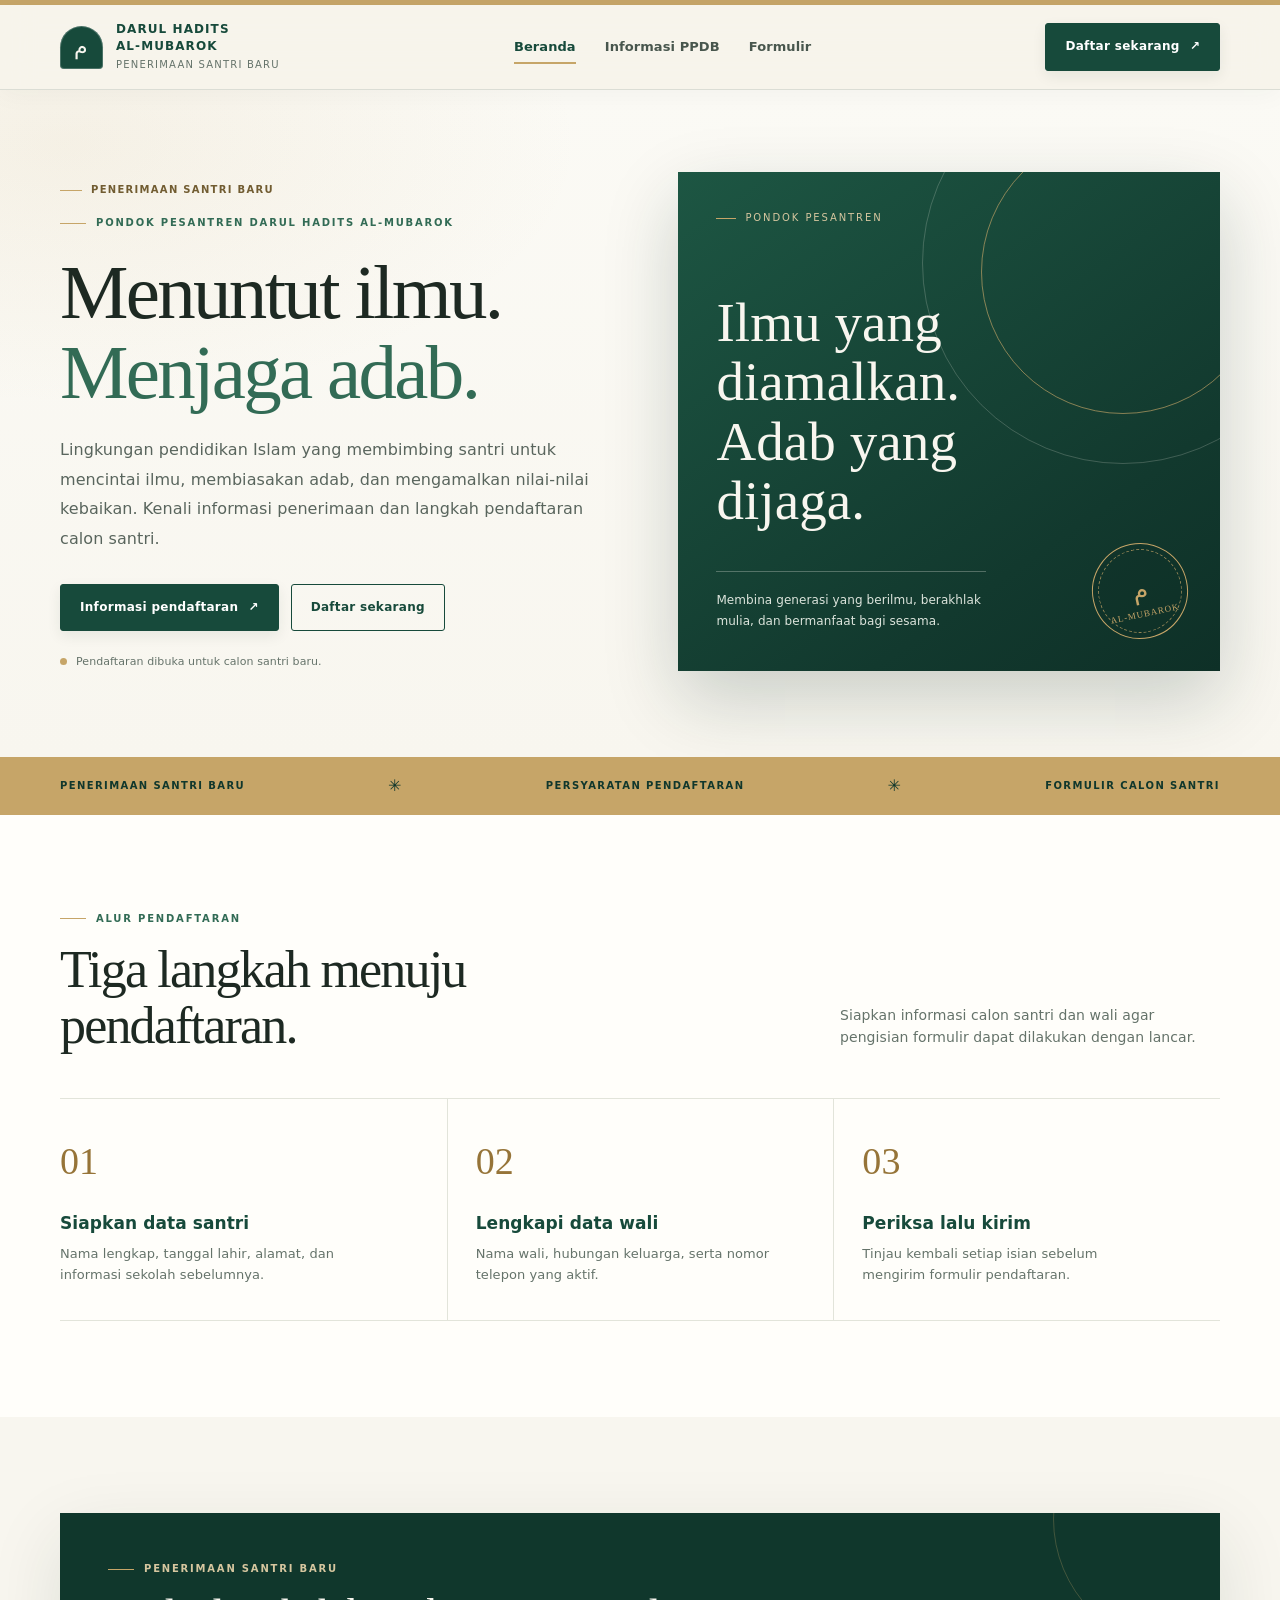
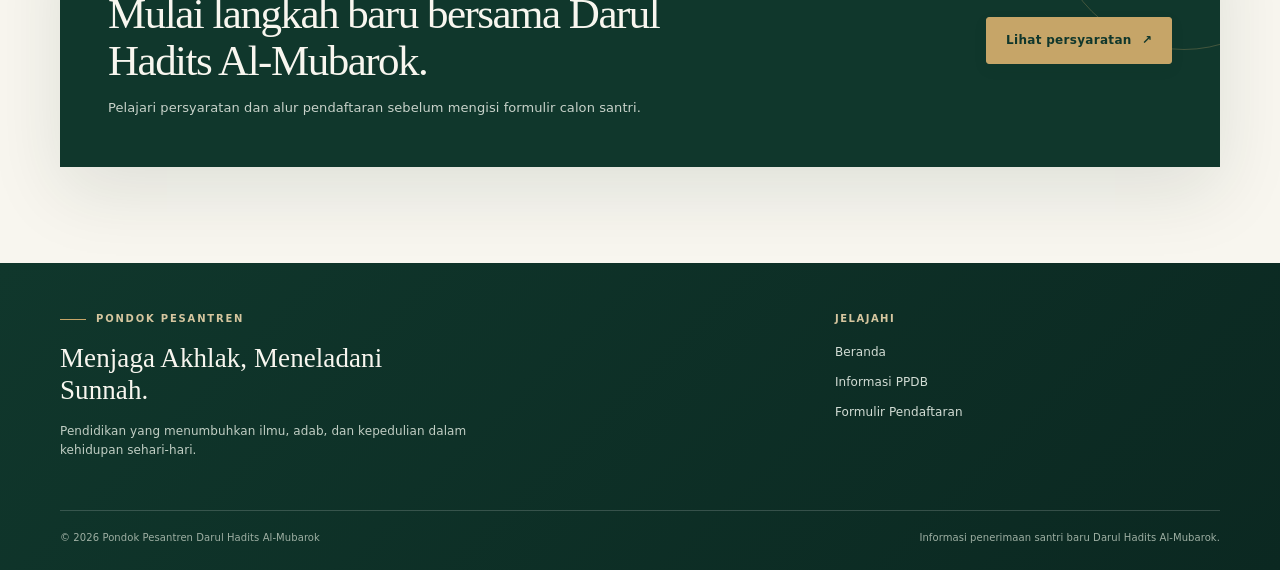
<file: index.html>
<!DOCTYPE html>
<html lang="id">
<head>
  <meta charset="UTF-8">
  <meta name="viewport" content="width=device-width, initial-scale=1">
  <meta name="theme-color" content="#173f35">
  <title>Penerimaan Santri Baru — Darul Hadits Al-Mubarok</title>
  <meta name="description" content="Informasi penerimaan santri baru Pondok Pesantren Darul Hadits Al-Mubarok, persyaratan, alur pendaftaran, dan formulir calon santri.">
  <style>
    :root{
      --green:#173f35;--green-dark:#102e27;--green-mid:#28594b;
      --ivory:#f7f4eb;--paper:#fffdf8;--gold:#c5a568;--ink:#202722;
      --muted:#69736c;--line:#dedfd5;--soft:#e9eee8;--danger:#9e3d32;
      --serif:Georgia,"Times New Roman",serif;
      --sans:Inter,ui-sans-serif,system-ui,-apple-system,BlinkMacSystemFont,"Segoe UI",sans-serif;
      --shadow:0 20px 60px rgba(16,46,39,.08);
    }
    *{box-sizing:border-box}
    html{scroll-behavior:smooth}
    body{margin:0;background:var(--ivory);color:var(--ink);font-family:var(--sans);line-height:1.6}
    a{color:inherit;text-decoration:none}
    button,input,select,textarea{font:inherit}
    button,a,input,select,textarea{outline-color:var(--gold);outline-offset:3px}
    button{cursor:pointer}
    .topline{height:5px;background:var(--gold)}
    .shell{width:min(1160px,calc(100% - 44px));margin:auto}
    .site-header{position:sticky;top:0;z-index:20;background:rgba(247,244,235,.94);backdrop-filter:blur(16px);border-bottom:1px solid rgba(23,63,53,.12)}
    .nav{min-height:84px;display:flex;align-items:center;justify-content:space-between;gap:24px}
    .brand{display:flex;align-items:center;gap:13px;min-width:0}
    .brand-mark{width:43px;height:43px;display:grid;place-items:center;background:var(--green);color:var(--ivory);border-radius:50% 50% 4px 4px;font-family:var(--serif);font-size:22px;flex:none}
    .brand-name{display:block;font-size:12px;font-weight:800;letter-spacing:.09em;line-height:1.35;text-transform:uppercase;color:var(--green)}
    .brand-sub{display:block;font-size:10px;letter-spacing:.12em;text-transform:uppercase;color:var(--muted);margin-top:3px}
    .nav-links{display:flex;align-items:center;gap:29px;font-size:13px;font-weight:650;color:#48564d}
    .nav-links a{padding:10px 0;position:relative}
    .nav-links a.active,.nav-links a:hover{color:var(--green)}
    .nav-links a.active:after{content:"";position:absolute;bottom:3px;left:0;right:0;height:2px;background:var(--gold)}
    .nav-cta,.btn{border:1px solid var(--green);background:var(--green);color:white;padding:13px 19px;display:inline-flex;align-items:center;justify-content:center;gap:10px;font-size:12px;font-weight:750;letter-spacing:.025em;transition:transform .2s,background .2s,border .2s}
    .nav-cta:hover,.btn:hover{background:var(--green-dark);transform:translateY(-1px)}
    .btn.secondary{background:transparent;color:var(--green)}
    .btn.secondary:hover{background:var(--soft)}
    .btn.gold{background:var(--gold);border-color:var(--gold);color:var(--green-dark)}
    .btn:disabled{opacity:.4;cursor:not-allowed;transform:none}
    .menu-toggle{display:none;background:transparent;border:1px solid var(--line);color:var(--green);width:43px;height:43px;font-size:21px}
    main{min-height:65vh}
    .eyebrow{display:flex;align-items:center;gap:10px;color:var(--green-mid);font-size:10px;font-weight:800;letter-spacing:.18em;text-transform:uppercase}
    .eyebrow:before{content:"";width:26px;height:1px;background:var(--gold)}
    h1,h2,h3,p{margin-top:0}
    h1,h2,.serif{font-family:var(--serif);font-weight:500;letter-spacing:-.035em}
    h1{font-size:clamp(43px,6.2vw,76px);line-height:1.02;margin:21px 0 23px}
    h2{font-size:clamp(34px,4.2vw,52px);line-height:1.08;margin-bottom:18px}
    h3{font-size:17px;line-height:1.3}
    .lead{max-width:560px;color:#59655d;font-size:16px;line-height:1.85}
    .hero{padding:72px 0 76px;overflow:hidden}
    .hero-grid{display:grid;grid-template-columns:1.05fr .95fr;gap:65px;align-items:center}
    .hero h1 em{font-style:normal;color:var(--green-mid)}
    .hero-actions{display:flex;flex-wrap:wrap;gap:12px;margin-top:30px}
    .micro-note{font-size:11px;color:var(--muted);margin-top:22px;display:flex;align-items:center;gap:9px}
    .micro-note:before{content:"";width:7px;height:7px;background:var(--gold);border-radius:50%}
    .hero-art{position:relative;min-height:455px;background:var(--green);color:var(--ivory);padding:36px;overflow:hidden}
    .hero-art:before{content:"";position:absolute;width:370px;height:370px;border:1px solid rgba(247,244,235,.23);border-radius:50%;right:-88px;top:-85px}
    .hero-art:after{content:"";position:absolute;width:260px;height:260px;border:1px solid rgba(197,165,104,.65);border-radius:50%;right:-31px;top:-30px}
    .art-kicker{font-size:10px;letter-spacing:.19em;text-transform:uppercase;color:#d6c69f;position:relative;z-index:1}
    .art-title{font-family:var(--serif);font-size:clamp(35px,4.5vw,55px);line-height:1.08;max-width:370px;margin-top:60px;position:relative;z-index:1}
    .art-quote{border-top:1px solid rgba(247,244,235,.28);padding-top:18px;margin-top:55px;font-size:12px;max-width:310px;color:#dce4dc;position:relative;z-index:1}
    .art-seal{position:absolute;bottom:27px;right:27px;width:88px;height:88px;border:1px solid var(--gold);border-radius:50%;display:grid;place-items:center;color:var(--gold);font-family:var(--serif);font-size:25px;transform:rotate(-12deg)}
    .art-seal span{font-size:9px;letter-spacing:.1em;position:absolute;bottom:17px}
    .ticker{background:var(--gold);color:var(--green-dark);padding:15px 0}
    .ticker-inner{display:flex;justify-content:space-between;align-items:center;gap:20px;font-size:10px;font-weight:800;letter-spacing:.14em;text-transform:uppercase}
    .ticker .dot{font-size:16px;margin:0 12px}
    .section{padding:88px 0}
    .section.white{background:var(--paper)}
    .section-head{display:flex;justify-content:space-between;align-items:end;gap:35px;margin-bottom:38px}
    .section-head p{max-width:380px;color:var(--muted);font-size:14px;margin-bottom:5px}
    .section-head h2{max-width:570px;margin:15px 0 0}
    .principles{display:grid;grid-template-columns:repeat(3,1fr);border-top:1px solid var(--line);border-bottom:1px solid var(--line)}
    .principle{padding:28px 27px 31px 0}
    .principle+.principle{padding-left:28px;border-left:1px solid var(--line)}
    .number{font-family:var(--serif);font-size:33px;color:var(--gold);margin-bottom:20px}
    .principle h3{color:var(--green);margin-bottom:10px}
    .principle p{font-size:13px;color:var(--muted);margin:0;max-width:300px}
    .callout{background:var(--green-dark);color:var(--ivory);padding:48px;display:grid;grid-template-columns:1fr auto;align-items:center;gap:35px}
    .callout h2{font-size:clamp(30px,4vw,43px);max-width:640px;margin:14px 0}
    .callout p{color:#c8d2ca;font-size:13px;max-width:560px;margin:0}
    .callout .eyebrow{color:#d6c69f}
    .page-hero{padding:68px 0 52px;background:var(--green);color:var(--ivory)}
    .page-hero .eyebrow{color:#d6c69f}
    .page-hero h1{font-size:clamp(42px,6vw,66px);max-width:800px;margin-bottom:18px}
    .page-hero p{color:#d1ddd4;max-width:620px;font-size:15px}
    .page-hero .hero-meta{border-top:1px solid rgba(255,255,255,.22);padding-top:17px;margin-top:35px;display:flex;gap:35px;flex-wrap:wrap;color:#d6c69f;font-size:10px;font-weight:800;letter-spacing:.12em;text-transform:uppercase}
    .info-layout{display:grid;grid-template-columns:250px 1fr;gap:65px}
    .side-index{position:sticky;top:112px;align-self:start;border-top:1px solid var(--line)}
    .side-index a{display:block;padding:14px 0;border-bottom:1px solid var(--line);font-size:12px;color:var(--muted)}
    .side-index a:hover{color:var(--green)}
    .info-block{padding:0 0 35px;margin-bottom:35px;border-bottom:1px solid var(--line);scroll-margin-top:120px}
    .info-block h2{font-size:34px}
    .info-block p,.info-block li{color:#58645c;font-size:14px;line-height:1.85}
    .info-block ul{padding-left:20px}
    .notice{border-left:3px solid var(--gold);padding:17px 20px;background:#efeee5;color:#5c655c;font-size:12px;margin:24px 0}
    .form-wrap{padding:56px 0 90px}
    .form-intro{max-width:740px;margin:0 auto 30px;text-align:center}
    .form-intro h1{font-size:clamp(38px,5vw,57px)}
    .form-intro p{color:var(--muted);font-size:14px}
    .admission-kicker{display:inline-flex;align-items:center;gap:9px;color:#715c31;font-size:10px;font-weight:800;letter-spacing:.13em;text-transform:uppercase;margin-bottom:17px}
    .admission-kicker:before{content:"";width:22px;height:1px;background:var(--gold)}
    .form-card{max-width:850px;margin:auto;background:var(--paper);border:1px solid var(--line);box-shadow:var(--shadow)}
    .stepper{display:grid;grid-template-columns:repeat(3,1fr);border-bottom:1px solid var(--line)}
    .step{padding:18px 22px;display:flex;align-items:center;gap:11px;color:#8b938c;font-size:11px;font-weight:750}
    .step .circle{width:27px;height:27px;border:1px solid #cdd2ca;border-radius:50%;display:grid;place-items:center;font-size:11px;flex:none}
    .step.active{color:var(--green);background:#f0f2eb}
    .step.active .circle{background:var(--green);border-color:var(--green);color:white}
    .step.done{color:var(--green)}
    .step.done .circle{background:var(--gold);border-color:var(--gold);color:var(--green-dark)}
    .form-content{padding:36px}
    .form-content h2{font-size:32px;margin-bottom:9px}
    .form-content .sub{font-size:13px;color:var(--muted);margin-bottom:28px}
    .fields{display:grid;grid-template-columns:1fr 1fr;gap:20px}
    .field{display:flex;flex-direction:column;gap:7px}
    .field.full{grid-column:1/-1}
    .field label{font-size:11px;font-weight:750;color:#394a40}
    .field label .req{color:#9e3d32}
    .field input,.field select,.field textarea{width:100%;border:1px solid #d5d9cf;background:#fffefa;padding:12px 13px;color:var(--ink);font-size:13px;border-radius:0;min-height:46px}
    .field textarea{resize:vertical;min-height:100px}
    .field input:focus,.field select:focus,.field textarea:focus{border-color:var(--green);outline:2px solid rgba(23,63,53,.1)}
    .field .hint{font-size:10px;color:var(--muted)}
    .form-error{color:var(--danger);font-size:11px;min-height:15px}
    .form-actions{display:flex;align-items:center;justify-content:space-between;gap:15px;border-top:1px solid var(--line);margin-top:30px;padding-top:23px}
    .form-actions .quiet{font-size:11px;color:var(--muted)}
    .review-list{border-top:1px solid var(--line)}
    .review-row{display:grid;grid-template-columns:180px 1fr;gap:18px;padding:15px 0;border-bottom:1px solid var(--line);font-size:13px}
    .review-row .key{color:var(--muted);font-size:11px}
    .review-row .value{font-weight:650;overflow-wrap:anywhere}
    .success-panel{text-align:center;padding:28px 10px 20px}
    .success-icon{width:62px;height:62px;border:1px solid var(--gold);border-radius:50%;display:grid;place-items:center;margin:0 auto 23px;color:var(--green);font-size:27px}
    .success-panel h2{font-size:38px}
    .success-panel p{max-width:480px;margin:0 auto 22px;color:var(--muted);font-size:14px}
    .site-footer{background:#0d2822;color:var(--ivory);padding:48px 0 24px}
    .footer-grid{display:grid;grid-template-columns:1.3fr .7fr;gap:60px;padding-bottom:38px}
    .footer-title{font-family:var(--serif);font-size:27px;line-height:1.2;max-width:410px;margin:15px 0}
    .footer-copy{font-size:12px;color:#c1cec4;max-width:440px}
    .footer-links{display:flex;flex-direction:column;gap:11px;font-size:12px;color:#d3ddd5}
    .footer-links strong{font-size:10px;text-transform:uppercase;letter-spacing:.15em;color:#d6c69f;margin-bottom:5px}
    .footer-bottom{border-top:1px solid rgba(255,255,255,.17);padding-top:19px;display:flex;justify-content:space-between;gap:20px;color:#9eafa3;font-size:10px}
    .toast{position:fixed;bottom:20px;left:50%;transform:translate(-50%,20px);background:var(--green-dark);color:white;padding:13px 18px;font-size:12px;z-index:60;opacity:0;pointer-events:none;transition:.25s;box-shadow:var(--shadow);max-width:calc(100% - 30px)}
    .toast.show{opacity:1;transform:translate(-50%,0)}
    .hidden{display:none!important}
    @media(max-width:850px){
      .nav-links{gap:17px}.nav-cta{display:none}
      .hero-grid{gap:32px}.hero-art{min-height:410px;padding:28px}
      .info-layout{grid-template-columns:190px 1fr;gap:35px}
      .callout{padding:35px;grid-template-columns:1fr}
      .footer-grid{gap:35px}
    }
    @media(max-width:650px){
      .shell{width:min(100% - 32px,1160px)}
      .nav{min-height:72px}.brand-mark{width:38px;height:38px}.brand-name{font-size:10px}.brand-sub{font-size:9px}
      .menu-toggle{display:block}.nav-links{display:none;position:absolute;top:72px;left:0;right:0;background:var(--ivory);padding:15px 22px 20px;border-bottom:1px solid var(--line);flex-direction:column;align-items:stretch;gap:4px}
      .nav-links.open{display:flex}.nav-links a{padding:12px 0}.nav-links a.active:after{right:auto;width:35px;bottom:6px}
      .hero{padding:46px 0 48px}.hero-grid{grid-template-columns:1fr;gap:35px}.hero h1{font-size:49px}
      .hero-art{min-height:355px}.art-title{margin-top:42px;font-size:42px}.art-quote{margin-top:37px;max-width:245px}
      .ticker-inner{justify-content:center;text-align:center;flex-wrap:wrap;gap:4px;font-size:9px}.ticker-inner span:nth-child(2){display:none}
      .section{padding:60px 0}.section-head{display:block}.section-head p{margin-top:18px}
      .principles{grid-template-columns:1fr}.principle,.principle+.principle{padding:23px 0;border-left:0;border-bottom:1px solid var(--line)}.principle:last-child{border-bottom:0}
      .callout{padding:28px 23px}.callout .btn{justify-self:start}
      .page-hero{padding:47px 0 38px}.page-hero h1{font-size:44px}.page-hero .hero-meta{gap:15px}
      .info-layout{grid-template-columns:1fr;gap:30px}.side-index{position:static;display:grid;grid-template-columns:1fr 1fr;gap:0}
      .side-index a{padding:11px 8px 11px 0;font-size:11px}.info-block h2{font-size:30px}
      .form-wrap{padding:40px 0 60px}.form-intro h1{font-size:40px}
      .step{padding:13px 7px;gap:6px;flex-direction:column;text-align:center;font-size:9px}.step .circle{width:25px;height:25px}
      .form-content{padding:24px 19px}.form-content h2{font-size:28px}.fields{grid-template-columns:1fr;gap:16px}.field.full{grid-column:auto}
      .form-actions{align-items:stretch}.form-actions .btn{padding:12px}.form-actions .quiet{max-width:120px}
      .review-row{grid-template-columns:1fr;gap:4px}.footer-grid{grid-template-columns:1fr;gap:28px}.footer-bottom{flex-direction:column;gap:8px}
    }
    @media(prefers-reduced-motion:reduce){*,*::before,*::after{scroll-behavior:auto!important;transition:none!important}}
    :root{
      --green:#174a3b;--green-dark:#10372c;--green-mid:#326b55;
      --ivory:#f8f6ef;--paper:#fffefa;--gold:#c6a568;--ink:#1d2922;
      --muted:#65736a;--line:#e2e4da;--soft:#edf2ec;
      --shadow:0 24px 70px rgba(16,46,39,.11);
    }
    body{letter-spacing:.005em}
    a,button{ -webkit-tap-highlight-color:transparent}
    a:focus-visible,button:focus-visible,input:focus-visible,select:focus-visible,textarea:focus-visible{
      outline:3px solid #c6a568;outline-offset:4px
    }
    main:focus{outline:0}
    main:focus-visible{outline:0}
    .skip-link{position:fixed;top:12px;left:12px;z-index:100;padding:11px 16px;background:var(--green-dark);color:#fff;transform:translateY(-160%);transition:transform .2s}
    .skip-link:focus{transform:translateY(0)}
    .site-header{box-shadow:0 5px 24px rgba(16,46,39,.035)}
    .brand-mark{box-shadow:inset 0 0 0 1px rgba(255,255,255,.22)}
    .nav-links a{transition:color .2s}
    .nav-cta,.btn{min-height:46px;border-radius:3px;box-shadow:0 5px 14px rgba(16,46,39,.08)}
    .btn.secondary{box-shadow:none}
    .hero{position:relative;padding:82px 0 86px;background:
      radial-gradient(ellipse at 5% 8%,rgba(198,165,104,.11),transparent 30%),
      linear-gradient(180deg,#fbfaf5 0%,var(--ivory) 100%)}
    .hero-grid{grid-template-columns:1fr 1fr;gap:clamp(35px,6vw,78px)}
    .hero h1{font-size:clamp(48px,6.1vw,77px);line-height:1.04;max-width:620px}
    .hero .lead{font-size:16px}
    .hero-art{
      min-height:478px;padding:38px;
      background:linear-gradient(145deg,#1d5643 0%,#12392e 72%,#0e3027 100%);
      box-shadow:0 28px 70px rgba(16,46,39,.2)
    }
    .hero-art:before{width:400px;height:400px;right:-104px;top:-110px;border-color:rgba(247,244,235,.2)}
    .hero-art:after{width:282px;height:282px;right:-45px;top:-42px}
    .art-kicker{display:flex;align-items:center;gap:9px}
    .art-kicker:before{content:"";width:20px;height:1px;background:var(--gold)}
    .art-title{font-size:clamp(39px,4.3vw,57px);margin-top:67px;max-width:340px}
    .art-quote{margin-top:40px;max-width:270px;line-height:1.8}
    .art-seal{width:96px;height:96px;bottom:32px;right:32px;background:rgba(16,46,39,.35)}
    .art-seal:before{content:"";position:absolute;inset:5px;border:1px dashed rgba(198,165,104,.72);border-radius:50%}
    .art-seal span{white-space:nowrap}
    .ticker{padding:16px 0}
    .section{padding:96px 0}
    .section-head{margin-bottom:44px}
    .principle{padding-top:32px;padding-bottom:35px;transition:transform .2s}
    .principle:hover{transform:translateY(-3px)}
    .number{font-size:38px;color:#967438}
    .callout{position:relative;overflow:hidden;box-shadow:var(--shadow)}
    .callout:after{content:"";position:absolute;width:260px;height:260px;border:1px solid rgba(198,165,104,.28);border-radius:50%;right:-95px;top:-125px;pointer-events:none}
    .callout .btn{z-index:1}
    .page-hero{position:relative;overflow:hidden;background:
      radial-gradient(circle at 92% 20%,rgba(198,165,104,.16),transparent 24%),
      linear-gradient(125deg,#174a3b,#10372c)}
    .page-hero:after{content:"";position:absolute;width:320px;height:320px;border:1px solid rgba(255,255,255,.1);border-radius:50%;right:-95px;bottom:-240px;box-shadow:0 0 0 24px rgba(255,255,255,.025),0 0 0 48px rgba(255,255,255,.02)}
    .page-hero .shell{position:relative;z-index:1}
    .page-hero .admission-kicker{color:#e5d1a5}
    .info-block{padding-bottom:42px;margin-bottom:42px}
    .info-block:last-child{margin-bottom:0}
    .notice{border-radius:0 5px 5px 0;line-height:1.75}
    .form-card{border-radius:5px;overflow:hidden;box-shadow:0 25px 75px rgba(16,46,39,.12)}
    .stepper{background:#fffefa}
    .step{font-size:12px}
    .form-content{padding:40px}
    .field{gap:8px}
    .field label{font-size:12px}
    .optional{font-size:10px;font-weight:550;color:var(--muted)}
    .field input,.field select,.field textarea{border-radius:3px;transition:border-color .18s,box-shadow .18s,background .18s}
    .field input:hover,.field select:hover,.field textarea:hover{border-color:#aeb9ac}
    .field input:focus,.field select:focus,.field textarea:focus{box-shadow:0 0 0 3px rgba(23,74,59,.1);outline:0}
    .field [aria-invalid="true"]{border-color:var(--danger);background:#fffafa}
    .form-error{min-height:0}
    .form-error:not(:empty){min-height:16px}
    .form-actions{margin-top:35px}
    .review-row{padding:17px 0}
    .site-footer{background:linear-gradient(135deg,#10372c,#0b2821)}
    .footer-links a{width:fit-content;transition:color .2s}
    .footer-links a:hover{color:#e4cf9f}
    .not-found{padding:100px 0;text-align:center}
    .not-found .shell{max-width:640px}
    @media(max-width:850px){
      .hero{padding:62px 0 66px}
      .hero-grid{gap:32px}
      .hero-art{min-height:430px}
      .art-seal{right:25px;bottom:25px}
      .form-content{padding:32px}
    }
    @media(max-width:650px){
      .hero{padding:46px 0 50px}
      .hero h1{font-size:clamp(44px,12vw,56px)}
      .hero-grid{grid-template-columns:1fr;gap:32px}
      .hero-art{min-height:370px;padding:27px}
      .art-title{font-size:42px;margin-top:44px}
      .art-quote{margin-top:31px;max-width:220px}
      .art-seal{width:78px;height:78px;right:19px;bottom:18px;font-size:21px}
      .section{padding:64px 0}
      .form-content{padding:25px 20px}
      .step{font-size:9px;min-height:82px}
      .form-actions{flex-direction:column;align-items:stretch}
      .form-actions .quiet{max-width:none}
      .form-actions>div{justify-content:flex-end}
    }
  </style>
</head>
<body>
  <a class="skip-link" href="#app">Lewati ke konten utama</a>
  <div class="topline"></div>
  <header class="site-header">
    <div class="shell nav">
      <a class="brand" href="#/" aria-label="Beranda Darul Hadits Al-Mubarok">
        <span class="brand-mark">م</span>
        <span><span class="brand-name">Darul Hadits<br>Al-Mubarok</span><span class="brand-sub">Penerimaan Santri Baru</span></span>
      </a>
      <nav class="nav-links" id="navLinks" aria-label="Navigasi utama">
        <a href="#/" data-route="/">Beranda</a>
        <a href="#/info-ppdb" data-route="/info-ppdb">Informasi PPDB</a>
        <a href="#/formulir-ppdb" data-route="/formulir-ppdb">Formulir</a>
      </nav>
      <a class="nav-cta" href="#/formulir-ppdb">Daftar sekarang <span aria-hidden="true">↗</span></a>
      <button class="menu-toggle" id="menuToggle" aria-label="Buka navigasi" aria-controls="navLinks" aria-expanded="false">☰</button>
    </div>
  </header>

  <main id="app" tabindex="-1"></main>

  <footer class="site-footer">
    <div class="shell">
      <div class="footer-grid">
        <div>
          <div class="eyebrow" style="color:#d6c69f">Pondok Pesantren</div>
          <div class="footer-title">Menjaga Akhlak, Meneladani Sunnah.</div>
          <p class="footer-copy">Pendidikan yang menumbuhkan ilmu, adab, dan kepedulian dalam kehidupan sehari-hari.</p>
        </div>
        <div class="footer-links">
          <strong>Jelajahi</strong>
          <a href="#/">Beranda</a>
          <a href="#/info-ppdb">Informasi PPDB</a>
          <a href="#/formulir-ppdb">Formulir Pendaftaran</a>
        </div>
      </div>
      <div class="footer-bottom">
        <span>© <span id="year"></span> Pondok Pesantren Darul Hadits Al-Mubarok</span>
        <span>Informasi penerimaan santri baru Darul Hadits Al-Mubarok.</span>
      </div>
    </div>
  </footer>
  <div class="toast" id="toast" role="status" aria-live="polite"></div>

  <script>
    const app = document.getElementById('app');
    const navLinks = document.getElementById('navLinks');
    const menuToggle = document.getElementById('menuToggle');
    const toast = document.getElementById('toast');
    document.getElementById('year').textContent = new Date().getFullYear();

    const escapeHTML = (value) => String(value ?? '').replace(/[&<>"']/g, c => ({'&':'&amp;','<':'&lt;','>':'&gt;','"':'&quot;',"'":'&#39;'}[c]));
    function showToast(message){
      toast.textContent = message;
      toast.classList.add('show');
      clearTimeout(showToast.timer);
      showToast.timer = setTimeout(()=>toast.classList.remove('show'), 3000);
    }
    function setActiveNav(route){
      document.querySelectorAll('[data-route]').forEach(a=>{
        const active=a.dataset.route===route;
        a.classList.toggle('active',active);
        if(active)a.setAttribute('aria-current','page');
        else a.removeAttribute('aria-current');
      });
      navLinks.classList.remove('open');
      menuToggle.setAttribute('aria-expanded','false');
      menuToggle.textContent='☰';
      menuToggle.setAttribute('aria-label','Buka navigasi');
    }
    menuToggle.addEventListener('click',()=>{
      const open=navLinks.classList.toggle('open');
      menuToggle.setAttribute('aria-expanded',String(open));
      menuToggle.textContent=open?'×':'☰';
      menuToggle.setAttribute('aria-label',open?'Tutup navigasi':'Buka navigasi');
    });
    document.addEventListener('keydown',event=>{
      if(event.key==='Escape' && navLinks.classList.contains('open')){
        navLinks.classList.remove('open');
        menuToggle.setAttribute('aria-expanded','false');
        menuToggle.setAttribute('aria-label','Buka navigasi');
        menuToggle.textContent='☰';
        menuToggle.focus();
      }
    });

    const homeTemplate = () => `
      <section class="hero">
        <div class="shell hero-grid">
          <div>
            <div class="admission-kicker">Penerimaan Santri Baru</div>
            <div class="eyebrow">Pondok Pesantren Darul Hadits Al-Mubarok</div>
            <h1>Menuntut ilmu.<br><em>Menjaga adab.</em></h1>
            <p class="lead">Lingkungan pendidikan Islam yang membimbing santri untuk mencintai ilmu, membiasakan adab, dan mengamalkan nilai-nilai kebaikan. Kenali informasi penerimaan dan langkah pendaftaran calon santri.</p>
            <div class="hero-actions">
              <a class="btn" href="#/info-ppdb">Informasi pendaftaran <span aria-hidden="true">↗</span></a>
              <a class="btn secondary" href="#/formulir-ppdb">Daftar sekarang</a>
            </div>
            <div class="micro-note">Pendaftaran dibuka untuk calon santri baru.</div>
          </div>
          <div class="hero-art" role="img" aria-label="Motto Pondok Pesantren Darul Hadits Al-Mubarok">
            <div class="art-kicker">Pondok Pesantren</div>
            <div class="art-title">Ilmu yang diamalkan.<br>Adab yang dijaga.</div>
            <div class="art-quote">Membina generasi yang berilmu, berakhlak mulia, dan bermanfaat bagi sesama.</div>
            <div class="art-seal">م<span>AL-MUBAROK</span></div>
          </div>
        </div>
      </section>
      <div class="ticker"><div class="shell ticker-inner"><span>Penerimaan santri baru</span><span class="dot">✳</span><span>Persyaratan pendaftaran</span><span class="dot">✳</span><span>Formulir calon santri</span></div></div>
      <section class="section white">
        <div class="shell">
          <div class="section-head">
            <div><div class="eyebrow">Alur pendaftaran</div><h2>Tiga langkah menuju pendaftaran.</h2></div>
            <p>Siapkan informasi calon santri dan wali agar pengisian formulir dapat dilakukan dengan lancar.</p>
          </div>
          <div class="principles">
            <article class="principle"><div class="number">01</div><h3>Siapkan data santri</h3><p>Nama lengkap, tanggal lahir, alamat, dan informasi sekolah sebelumnya.</p></article>
            <article class="principle"><div class="number">02</div><h3>Lengkapi data wali</h3><p>Nama wali, hubungan keluarga, serta nomor telepon yang aktif.</p></article>
            <article class="principle"><div class="number">03</div><h3>Periksa lalu kirim</h3><p>Tinjau kembali setiap isian sebelum mengirim formulir pendaftaran.</p></article>
          </div>
        </div>
      </section>
      <section class="section">
        <div class="shell">
          <div class="callout">
            <div><div class="eyebrow">Penerimaan santri baru</div><h2>Mulai langkah baru bersama Darul Hadits Al-Mubarok.</h2><p>Pelajari persyaratan dan alur pendaftaran sebelum mengisi formulir calon santri.</p></div>
            <a class="btn gold" href="#/info-ppdb">Lihat persyaratan <span aria-hidden="true">↗</span></a>
          </div>
        </div>
      </section>`;

    const infoTemplate = () => `
      <section class="page-hero">
        <div class="shell">
          <div class="admission-kicker">Darul Hadits Al-Mubarok</div>
          <div class="eyebrow">Penerimaan santri baru</div>
          <h1>Informasi Pendaftaran</h1>
          <p>Persiapkan berkas dan data calon santri sebelum mengisi formulir. Ikuti tahapan pendaftaran agar proses berjalan lebih mudah.</p>
          <div class="hero-meta"><span>01 — Lengkapi data</span><span>02 — Periksa formulir</span><span>03 — Ikuti informasi panitia</span></div>
        </div>
      </section>
      <section class="section white">
        <div class="shell info-layout">
          <nav class="side-index" aria-label="Daftar isi informasi">
            <a href="#gambaran">Gambaran umum</a><a href="#persiapan">Data yang disiapkan</a><a href="#alur">Alur pendaftaran</a><a href="#ketentuan">Catatan penting</a>
          </nav>
          <div>
            <article class="info-block" id="gambaran"><div class="eyebrow">01 / Gambaran umum</div><h2>Selamat datang calon santri.</h2><p>Pondok Pesantren Darul Hadits Al-Mubarok membuka penerimaan santri baru. Calon santri dan orang tua dapat membaca persyaratan, menyiapkan data, lalu mengisi formulir pendaftaran melalui halaman ini.</p><div class="notice"><strong>Perhatian:</strong> pastikan seluruh data yang diisi sesuai dan dapat dihubungi. Informasi lanjutan mengenai proses penerimaan akan disampaikan melalui panitia pendaftaran.</div></article>
            <article class="info-block" id="persiapan"><div class="eyebrow">02 / Persiapan</div><h2>Persyaratan pendaftaran.</h2><p>Siapkan informasi berikut sebelum mulai mengisi formulir:</p><ul><li>Data diri calon santri, termasuk nama, tempat dan tanggal lahir.</li><li>Alamat tempat tinggal dan asal sekolah.</li><li>Nama orang tua atau wali serta hubungan dengan calon santri.</li><li>Nomor telepon aktif yang dapat dihubungi panitia.</li><li>Alamat email wali, jika tersedia.</li></ul></article>
            <article class="info-block" id="alur"><div class="eyebrow">03 / Alur pendaftaran</div><h2>Ikuti tahapan pendaftaran.</h2><ul><li><strong>Lengkapi formulir.</strong> Isi data calon santri dan orang tua atau wali.</li><li><strong>Periksa kembali.</strong> Pastikan ejaan nama dan informasi kontak sudah benar.</li><li><strong>Kirim pendaftaran.</strong> Selesaikan pengisian dan ikuti arahan panitia untuk tahapan berikutnya.</li></ul></article>
            <article class="info-block" id="ketentuan"><div class="eyebrow">04 / Informasi lanjutan</div><h2>Siapkan diri untuk tahapan berikutnya.</h2><p>Informasi mengenai jadwal, kelengkapan berkas, dan tahapan seleksi dapat diperoleh dari panitia penerimaan santri baru. Pastikan nomor telepon wali yang dicantumkan selalu aktif.</p><a class="btn" href="#/formulir-ppdb">Isi formulir pendaftaran <span aria-hidden="true">↗</span></a></article>
          </div>
        </div>
      </section>`;

    const formState = {step:1, data:{nama:'',panggilan:'',jk:'',lahir:'',tanggal:'',alamat:'',asal:'',namaWali:'',hubungan:'',telepon:'',email:'',catatan:''}, errors:{}};
    const steps = ['Data calon santri','Data orang tua / wali','Periksa data'];
    function localDateValue(date=new Date()){
      const offset=date.getTimezoneOffset()*60000;
      return new Date(date.getTime()-offset).toISOString().slice(0,10);
    }
    function field(name,label,placeholder='',opts={}){
      const value=formState.data[name] || '';
      const required=opts.required!==false;
      const error=formState.errors[name]||'';
      const errorAttrs=`aria-invalid="${error?'true':'false'}" aria-describedby="${name}-error"`;
      let control='';
      if(opts.options){
        control=`<select id="${name}" name="${name}" ${errorAttrs} ${required?'required':''}><option value="">Pilih ${label.toLowerCase()}</option>${opts.options.map(o=>`<option value="${escapeHTML(o)}" ${value===o?'selected':''}>${escapeHTML(o)}</option>`).join('')}</select>`;
      } else if(opts.textarea){
        control=`<textarea id="${name}" name="${name}" placeholder="${escapeHTML(placeholder)}" ${errorAttrs} ${required?'required':''} ${opts.maxlength?`maxlength="${opts.maxlength}"`:''}>${escapeHTML(value)}</textarea>`;
      } else {
        const maxDate=opts.type==='date'?`max="${localDateValue()}"`:'';
        control=`<input id="${name}" name="${name}" type="${opts.type||'text'}" value="${escapeHTML(value)}" placeholder="${escapeHTML(placeholder)}" ${errorAttrs} ${required?'required':''} ${opts.autocomplete?`autocomplete="${opts.autocomplete}"`:''} ${opts.inputmode?`inputmode="${opts.inputmode}"`:''} ${opts.maxlength?`maxlength="${opts.maxlength}"`:''} ${maxDate}>`;
      }
      return `<div class="field ${opts.full?'full':''}"><label for="${name}">${label}${required?' <span class="req">*</span>':' <span class="optional">(opsional)</span>'}</label>${control}<div class="form-error" id="${name}-error" data-error="${name}" aria-live="polite">${escapeHTML(error)}</div></div>`;
    }
    function renderStepper(){
      return `<div class="stepper" role="group" aria-label="Tahapan formulir">${steps.map((s,i)=>`<div class="step ${formState.step===i+1?'active':''} ${formState.step>i+1?'done':''}" ${formState.step===i+1?'aria-current="step"':''}><span class="circle" aria-hidden="true">${formState.step>i+1?'✓':i+1}</span><span>${s}</span></div>`).join('')}</div>`;
    }
    function reviewRows(items){
      return `<div class="review-list">${items.map(([label,key])=>`<div class="review-row"><div class="key">${label}</div><div class="value">${escapeHTML(formState.data[key]||'—')}</div></div>`).join('')}</div>`;
    }
    function renderForm(){
      const content = formState.step===1 ? `
        <h2>Data calon santri</h2><p class="sub">Lengkapi identitas calon santri. Kolom bertanda * wajib diisi.</p>
        <div class="fields">
          ${field('nama','Nama lengkap','Sesuai dokumen identitas',{autocomplete:'name',maxlength:100})}
          ${field('panggilan','Nama panggilan','Nama yang biasa digunakan',{required:false,autocomplete:'nickname',maxlength:60})}
          ${field('jk','Jenis kelamin','',{options:['Laki-laki','Perempuan']})}
          ${field('lahir','Tempat lahir','Kota / kabupaten',{maxlength:80})}
          ${field('tanggal','Tanggal lahir','',{type:'date'})}
          ${field('asal','Asal sekolah','Nama sekolah sebelumnya',{full:true,required:false,maxlength:120})}
          ${field('alamat','Alamat tempat tinggal','Jalan, kelurahan/desa, kecamatan, kota/kabupaten',{textarea:true,full:true,autocomplete:'street-address',maxlength:300})}
        </div>` : formState.step===2 ? `
        <h2>Data orang tua / wali</h2><p class="sub">Cantumkan kontak wali yang aktif untuk keperluan informasi pendaftaran.</p>
        <div class="fields">
          ${field('namaWali','Nama orang tua / wali','Nama lengkap',{autocomplete:'name',maxlength:100})}
          ${field('hubungan','Hubungan dengan calon santri','',{options:['Ayah','Ibu','Wali']})}
          ${field('telepon','Nomor telepon aktif','Contoh: 08xxxxxxxxxx',{type:'tel',autocomplete:'tel',inputmode:'tel',maxlength:20})}
          ${field('email','Alamat email','nama@email.com',{type:'email',autocomplete:'email',required:false,maxlength:120})}
          ${field('catatan','Catatan tambahan','Tuliskan hal yang perlu diketahui (jika ada)',{textarea:true,full:true,required:false,maxlength:300})}
        </div>` : `
        <h2>Periksa kembali data</h2><p class="sub">Pastikan data sudah benar. Anda masih bisa kembali untuk memperbaikinya.</p>
        <h3 style="margin:24px 0 12px;color:var(--green)">Calon santri</h3>
        ${reviewRows([['Nama lengkap','nama'],['Nama panggilan','panggilan'],['Jenis kelamin','jk'],['Tempat lahir','lahir'],['Tanggal lahir','tanggal'],['Asal sekolah','asal'],['Alamat','alamat']])}
        <h3 style="margin:25px 0 12px;color:var(--green)">Orang tua / wali</h3>
        ${reviewRows([['Nama orang tua / wali','namaWali'],['Hubungan','hubungan'],['Nomor telepon','telepon'],['Email','email'],['Catatan','catatan']])}
        <div class="notice">Periksa kembali ejaan nama, tanggal lahir, dan nomor telepon sebelum mengirim formulir.</div>`;
      app.innerHTML = `<section class="form-wrap"><div class="shell"><div class="form-intro"><div class="admission-kicker">Penerimaan santri baru</div><div class="eyebrow" style="justify-content:center">Pondok Pesantren Darul Hadits Al-Mubarok</div><h1>Formulir Pendaftaran</h1><p>Lengkapi data calon santri dan orang tua atau wali. Pastikan informasi kontak dapat dihubungi.</p></div><div class="form-card">${renderStepper()}<form id="admissionForm" aria-label="Formulir pendaftaran calon santri" novalidate><div class="form-content">${content}<div class="form-actions"><span class="quiet">${formState.step===3?'Periksa data sebelum mengirim.':'Data dapat diperiksa kembali sebelum dikirim.'}</span><div style="display:flex;gap:9px">${formState.step>1?'<button class="btn secondary" type="button" id="prevStep">Kembali</button>':''}<button class="btn" type="submit">${formState.step===3?'Kirim pendaftaran':'Lanjutkan'} <span aria-hidden="true">→</span></button></div></div></div></form></div></div></section>`;
      const form=document.getElementById('admissionForm');
      form.addEventListener('submit',handleFormSubmit);
      form.querySelectorAll('input,select,textarea').forEach(el=>{
        el.addEventListener('input',()=>{formState.data[el.name]=el.value;delete formState.errors[el.name];el.setAttribute('aria-invalid','false');const error=form.querySelector(`[data-error="${el.name}"]`);if(error)error.textContent='';});
        el.addEventListener('change',()=>{formState.data[el.name]=el.value;});
      });
      const prev=document.getElementById('prevStep');
      if(prev)prev.addEventListener('click',()=>{saveVisibleFields();formState.step--;renderForm();window.scrollTo({top:0,behavior:'smooth'});});
    }
    function saveVisibleFields(){
      document.querySelectorAll('#admissionForm input,#admissionForm select,#admissionForm textarea').forEach(el=>formState.data[el.name]=el.value);
    }
    function validateStep(){
      saveVisibleFields();formState.errors={};
      const requiredByStep=formState.step===1?['nama','jk','lahir','tanggal','alamat']:['namaWali','hubungan','telepon'];
      requiredByStep.forEach(key=>{if(!String(formState.data[key]||'').trim())formState.errors[key]='Bagian ini perlu diisi.';});
      if(formState.step===2 && formState.data.telepon && !/^[0-9+()\-\s]{8,20}$/.test(formState.data.telepon.trim()))formState.errors.telepon='Periksa kembali format nomor telepon.';
      if(formState.step===2 && formState.data.email && !/^[^\s@]+@[^\s@]+\.[^\s@]+$/.test(formState.data.email.trim()))formState.errors.email='Format email belum sesuai.';
      if(formState.step===1 && formState.data.tanggal && formState.data.tanggal>localDateValue())formState.errors.tanggal='Tanggal lahir tidak boleh di masa depan.';
      return Object.keys(formState.errors).length===0;
    }
    function handleFormSubmit(event){
      event.preventDefault();
      if(formState.step<3){
        if(!validateStep()){const key=Object.keys(formState.errors)[0];renderForm();const el=document.getElementById(key);if(el)el.focus();return;}
        formState.step++;renderForm();window.scrollTo({top:0,behavior:'smooth'});return;
      }
      saveVisibleFields();
      app.innerHTML=`<section class="form-wrap"><div class="shell"><div class="form-card"><div class="form-content success-panel"><div class="success-icon">✓</div><div class="eyebrow" style="justify-content:center">Formulir selesai</div><h2>Terima kasih, pendaftaran telah dilengkapi.</h2><p>Data calon santri dan orang tua atau wali sudah diisi. Pastikan nomor telepon yang dicantumkan selalu aktif untuk menerima informasi selanjutnya.</p><div style="display:flex;gap:10px;justify-content:center;flex-wrap:wrap"><button class="btn secondary" id="editForm" type="button">Periksa data</button><a class="btn" href="#/">Kembali ke beranda</a></div></div></div></div></section>`;
      document.getElementById('editForm').addEventListener('click',()=>{formState.step=3;renderForm();window.scrollTo({top:0,behavior:'smooth'});});
      window.scrollTo({top:0,behavior:'smooth'});
    }

    function render(){
      const route=(location.hash.replace(/^#/, '')||'/').split('?')[0];
      setActiveNav(route);
      document.title=route==='/info-ppdb'?'Informasi Pendaftaran — Darul Hadits Al-Mubarok':route==='/formulir-ppdb'?'Formulir Pendaftaran — Darul Hadits Al-Mubarok':route==='/'?'Penerimaan Santri Baru — Darul Hadits Al-Mubarok':'Halaman tidak ditemukan — Darul Hadits Al-Mubarok';
      if(route==='/info-ppdb')app.innerHTML=infoTemplate();
      else if(route==='/formulir-ppdb')renderForm();
      else if(route==='/')app.innerHTML=homeTemplate();
      else app.innerHTML=`<section class="not-found"><div class="shell"><div class="admission-kicker">404 · Halaman tidak ditemukan</div><h1>Halaman tidak ditemukan.</h1><p>Alamat yang dibuka tidak tersedia. Silakan kembali ke halaman utama.</p><a class="btn" href="#/">Kembali ke beranda</a></div></section>`;
      app.focus({preventScroll:true});
    }
    window.addEventListener('hashchange',render);
    document.addEventListener('click',e=>{
      const link=e.target.closest('a[href^="#/"]');
      if(link && location.hash===link.getAttribute('href')){render();}
    });
    render();
  </script>
</body>
</html>
</file>
